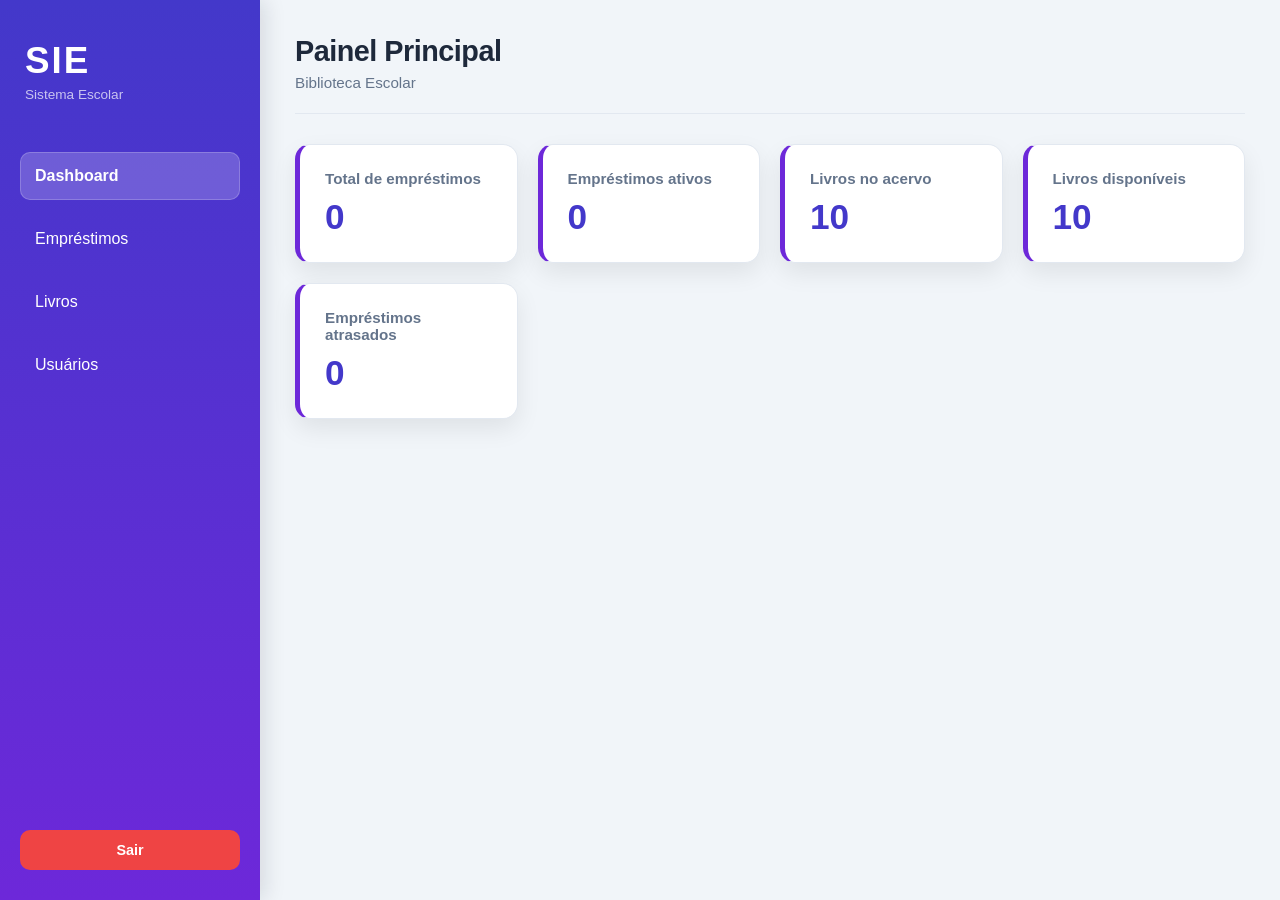
<file: index.html>
<!DOCTYPE html>
<html lang="pt-BR">
<head>
  <meta charset="UTF-8">
  <meta name="viewport" content="width=device-width, initial-scale=1.0">
  <title>SIE - Sistema Integrado Escolar</title>
  <link rel="stylesheet" href="styles.css">
</head>
<body>

  <div class="layout">

    <!-- MENU LATERAL -->
    <aside class="sidebar">
      <div>
        <div class="logo">
          <h2>SIE</h2>
          <p>Sistema Escolar</p>
        </div>

        <nav>
          <a href="#" data-section="dashboard"
             onclick="mostrarSecao('dashboard'); return false;">
            <span>Dashboard</span>
          </a>

          <a href="#" data-section="emprestimos"
             onclick="mostrarSecao('emprestimos'); return false;">
            <span>Empréstimos</span>
          </a>

          <a href="#" data-section="livros"
             onclick="mostrarSecao('livros'); return false;">
            <span>Livros</span>
          </a>

          <a href="#" data-section="usuarios"
             onclick="mostrarSecao('usuarios'); return false;">
            <span>Usuários</span>
          </a>
        </nav>
      </div>

      <button class="logout" onclick="logout()">Sair</button>
    </aside>

    <!-- CONTEÚDO PRINCIPAL -->
    <main class="content">

      <header class="top-content">
        <h1>Painel Principal</h1>
        <p id="usuarioLogado">Biblioteca Escolar</p>
      </header>

      <!-- DASHBOARD -->
      <section class="cards-container secao" id="dashboard">

        <div class="dashboard-card">
          <h3>Total de empréstimos</h3>
          <p id="totalEmprestimos">0</p>
        </div>

        <div class="dashboard-card">
          <h3>Empréstimos ativos</h3>
          <p id="emprestimosAtivos">0</p>
        </div>

        <div class="dashboard-card">
          <h3>Livros no acervo</h3>
          <p id="totalLivros">0</p>
        </div>

        <div class="dashboard-card">
          <h3>Livros disponíveis</h3>
          <p id="livrosDisponiveis">0</p>
        </div>

        <div class="dashboard-card">
          <h3>Empréstimos atrasados</h3>
          <p id="totalAtrasados">0</p>
        </div>

      </section>

      <!-- EMPRÉSTIMOS -->
      <section class="secao" id="emprestimos">

        <div class="form-container">
          <h2>Registrar empréstimo</h2>

          <label for="usuarioEmprestimo">Selecionar usuário cadastrado</label>
          <select id="usuarioEmprestimo">
            <option value="">Ou preencha os dados manualmente</option>
          </select>

          <label for="nome">Nome do aluno</label>
          <input id="nome" type="text" placeholder="Nome do aluno">

          <label for="telefone">Telefone</label>
          <input id="telefone" type="tel" placeholder="Telefone">

          <label for="livro">Livro disponível</label>
          <select id="livro">
            <option value="">Selecione um livro</option>
          </select>

          <label for="retirada">Data de retirada</label>
          <input id="retirada" type="date">

          <label for="devolucao">Data prevista para devolução</label>
          <input id="devolucao" type="date">

          <button type="button" onclick="salvarDados()">
            Registrar empréstimo
          </button>
        </div>

        <div class="table-container">
          <div class="table-top">
            <h2>Registros de empréstimos</h2>
            <input id="pesquisa" type="search"
                   placeholder="Pesquisar aluno ou livro..."
                   oninput="pesquisarRegistro()">
          </div>

          <div class="table-wrapper">
            <table>
              <thead>
                <tr>
                  <th>Aluno</th>
                  <th>Telefone</th>
                  <th>Livro</th>
                  <th>Retirada</th>
                  <th>Devolução</th>
                  <th>Status</th>
                  <th>Ações</th>
                </tr>
              </thead>
              <tbody id="lista"></tbody>
            </table>
          </div>
        </div>

      </section>

      <!-- LIVROS E GOOGLE BOOKS -->
      <section class="secao" id="livros">

        <div class="form-container book-search-panel">
          <div class="livros-titulo">
            <h2>Pesquisar livros</h2>
            <p>Encontre livros pelo título, autor ou ISBN.</p>
          </div>

          <form id="formBuscaLivros">
            <input
              id="buscaLivro"
              type="search"
              placeholder="Ex.: Dom Casmurro ou Machado de Assis"
              required
            >

            <button type="submit" id="btnBuscar">
              Buscar livros
            </button>
          </form>

          <p id="mensagemBusca" role="status" aria-live="polite"></p>

          <div id="resultadosLivros" class="livros-grid"></div>

          <div class="load-more-container">
            <button type="button" id="btnCarregarMais" hidden>
              Carregar mais livros
            </button>
          </div>
        </div>

        <!-- ACERVO -->
        <div class="table-container">
          <div class="acervo-header">
            <div>
              <h2>Meu acervo</h2>
              <p>Gerencie os livros cadastrados na biblioteca.</p>
            </div>

            <div class="acervo-filtros">
              <input
                type="search"
                id="pesquisarAcervo"
                placeholder="Pesquisar no acervo..."
              >

              <select id="filtroDisponibilidade">
                <option value="todos">Todos os livros</option>
                <option value="disponivel">Disponíveis</option>
                <option value="emprestado">Emprestados</option>
              </select>
            </div>
          </div>

          <div id="acervoLivros" class="livros-grid"></div>
        </div>

        <!-- CADASTRO MANUAL -->
        <div class="form-container">
          <h2>Cadastrar livro manualmente</h2>

          <label for="nomeLivro">Título</label>
          <input id="nomeLivro" type="text" placeholder="Nome do livro">

          <label for="autorLivro">Autor</label>
          <input id="autorLivro" type="text" placeholder="Autor">

          <label for="categoriaLivro">Categoria</label>
          <input id="categoriaLivro" type="text" placeholder="Categoria">

          <button type="button" onclick="cadastrarLivro()">
            Cadastrar livro
          </button>
        </div>

      </section>

      <!-- GERENCIAMENTO DE USUÁRIOS -->
      <section class="secao" id="usuarios">

        <div class="form-container">
          <h2 id="tituloFormularioUsuario">Cadastrar usuário</h2>

          <form id="formUsuario">

            <label for="nomeUsuario">Nome completo</label>
            <input
              type="text"
              id="nomeUsuario"
              placeholder="Nome completo"
              required
            >

            <label for="telefoneUsuario">Telefone</label>
            <input
              type="tel"
              id="telefoneUsuario"
              placeholder="Telefone"
              required
            >

            <label for="tipoUsuario">Tipo de usuário</label>
            <select id="tipoUsuario" required>
              <option value="">Selecione o tipo</option>
              <option value="Aluno">Aluno</option>
              <option value="Professor">Professor</option>
              <option value="Funcionário">Funcionário</option>
            </select>

            <label for="turmaUsuario">Turma ou setor</label>
            <input
              type="text"
              id="turmaUsuario"
              placeholder="Ex.: 3º ano ou Secretaria"
            >

            <button type="submit" id="btnSalvarUsuario">
              Cadastrar usuário
            </button>

            <button
              type="button"
              id="btnCancelarEdicao"
              onclick="cancelarEdicaoUsuario()"
              hidden
            >
              Cancelar edição
            </button>

          </form>
        </div>

        <!-- LISTA DE USUÁRIOS -->
        <div class="table-container">

          <div class="table-top">
            <h2>Usuários cadastrados</h2>

            <input
              type="search"
              id="pesquisaUsuarios"
              placeholder="Pesquisar usuário..."
            >
          </div>

          <div class="table-wrapper">
            <table>
              <thead>
                <tr>
                  <th>Nome</th>
                  <th>Telefone</th>
                  <th>Tipo</th>
                  <th>Turma/Setor</th>
                  <th>Ações</th>
                </tr>
              </thead>

              <tbody id="listaUsuarios"></tbody>
            </table>
          </div>

        </div>

      </section>

    </main>
  </div>

  <!-- JAVASCRIPT -->
  <script src="script.js"></script>

</body>
</html>
</file>
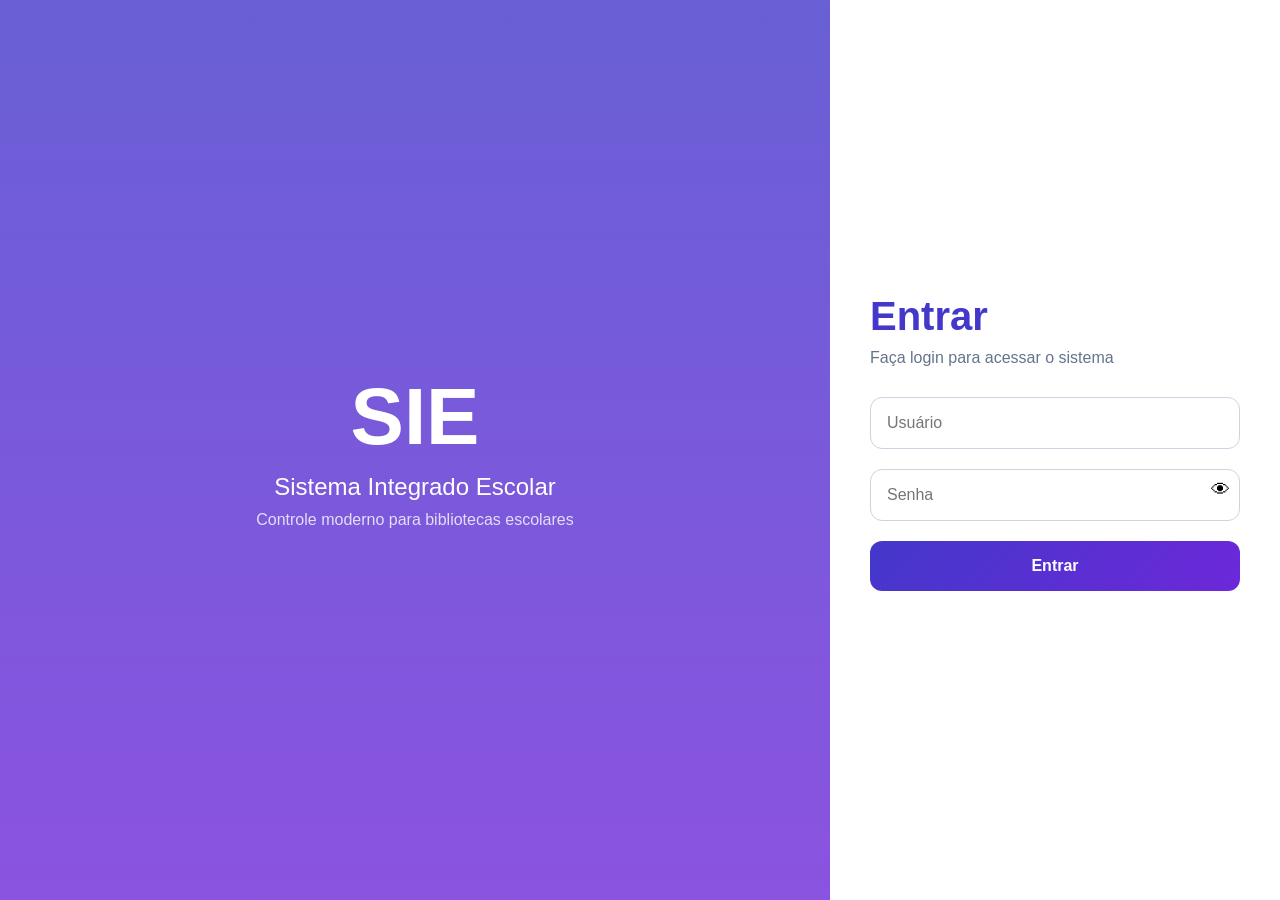
<file: login.html>
<!DOCTYPE html>
<html lang="pt-BR">
<head>
  <meta charset="UTF-8">
  <meta name="viewport" content="width=device-width, initial-scale=1.0">

  <title>Login - SIE</title>

  <link rel="stylesheet" href="login.css">
</head>

<body>

<div class="login-container">

  <!-- LADO ESQUERDO -->
  <div class="login-left">

    <div class="overlay"></div>

    <div class="content">

      <h1>SIE</h1>

      <p>
        Sistema Integrado Escolar
      </p>

      <span>
        Controle moderno para bibliotecas escolares
      </span>

    </div>

  </div>

  <!-- LADO DIREITO -->
  <div class="login-right">

    <form class="login-box">

      <h2>Entrar</h2>

      <p class="subtitle">
        Faça login para acessar o sistema
      </p>

      <input
        type="text"
        id="usuario"
        placeholder="Usuário"
      >

      <div class="senha-box">

        <input
          type="password"
          id="senha"
          placeholder="Senha"
        >

        <button
          type="button"
          class="mostrar"
          onclick="mostrarSenha()"
        >
          👁
        </button>

      </div>

      <button
        type="button"
        class="login-btn"
        onclick="login()"
      >
        Entrar
      </button>

      <p id="erroLogin"></p>

    </form>

  </div>

</div>

<script src="login.js"></script>

</body>
</html>
</file>
<file: styles.css>
/* RESET */

* {
  margin: 0;
  padding: 0;
  box-sizing: border-box;
}

/* BODY */

body {
  font-family: 'Segoe UI', sans-serif;
  background: #f1f5f9;
}

/* LAYOUT */

.layout {
  display: flex;
}

/* SIDEBAR */

.sidebar {
  width: 260px;
  height: 100vh;

  background: linear-gradient(180deg, #4338ca, #6d28d9);

  color: white;

  padding: 30px 20px;

  display: flex;
  flex-direction: column;

  justify-content: space-between;

  position: fixed;
}

.logo h2 {
  font-size: 2rem;
}

.logo p {
  opacity: 0.7;
  margin-top: 5px;
}

/* MENU */

nav {
  display: flex;
  flex-direction: column;
  gap: 15px;
  margin-top: 40px;
}

nav a {
  color: white;
  text-decoration: none;

  padding: 14px;

  border-radius: 10px;

  transition: 0.3s;
}

nav a:hover {
  background: rgba(255,255,255,0.15);
}

/* BOTÃO */

.logout {
  background: #ef4444;

  border: none;

  padding: 12px;

  border-radius: 10px;

  color: white;

  cursor: pointer;

  transition: 0.3s;
}

.logout:hover {
  background: #dc2626;
}

/* CONTENT */

.content {
  margin-left: 260px;

  width: calc(100% - 260px);

  padding: 30px;
}

/* TOPO */

.top-content {
  margin-bottom: 30px;
}

.top-content h1 {
  font-size: 2rem;
  color: #1e293b;
}

.top-content p {
  color: #64748b;
}

/* CARDS */

.cards-container {
  display: grid;

  grid-template-columns: repeat(auto-fit, minmax(220px, 1fr));

  gap: 20px;

  margin-bottom: 30px;
}

.dashboard-card {
  background: white;

  padding: 25px;

  border-radius: 15px;

  box-shadow: 0 10px 25px rgba(0,0,0,0.08);

  border-left: 5px solid #6d28d9;
}

.dashboard-card h3 {
  color: #64748b;
  margin-bottom: 10px;
}

.dashboard-card p {
  font-size: 2rem;
  font-weight: bold;
  color: #4338ca;
}

/* FORM */

.form-container,
.table-container {
  background: white;

  padding: 30px;

  border-radius: 15px;

  margin-bottom: 30px;

  box-shadow: 0 10px 25px rgba(0,0,0,0.08);
}

.form-container h2,
.table-container h2 {
  margin-bottom: 20px;
  color: #4338ca;
}

/* INPUTS */

input {
  width: 100%;

  padding: 14px;

  margin-bottom: 15px;

  border-radius: 10px;

  border: 1px solid #cbd5e1;

  transition: 0.3s;
}

input:focus {
  outline: none;

  border-color: #6d28d9;

  box-shadow: 0 0 10px rgba(109,40,217,0.2);
}

/* LABEL */

label {
  display: block;

  margin-bottom: 8px;

  color: #475569;
}

/* BOTÕES */

button {
  background: linear-gradient(135deg, #4338ca, #6d28d9);

  color: white;

  border: none;

  padding: 14px 18px;

  border-radius: 10px;

  cursor: pointer;

  transition: 0.3s;
}

button:hover {
  transform: translateY(-3px);
}

/* REGISTROS */

.registros {
  display: flex;
  flex-direction: column;
  gap: 15px;
}

.registro-card {
  background: #f8fafc;

  padding: 20px;

  border-radius: 12px;

  border: 1px solid #e2e8f0;

  display: flex;

  justify-content: space-between;

  align-items: center;
}

.registro-card strong {
  color: #1e293b;
}

.registro-card p {
  color: #64748b;
}

/* RESPONSIVO */

@media(max-width: 900px) {

  .sidebar {
    width: 100%;
    height: auto;
    position: relative;
  }

  .content {
    margin-left: 0;
    width: 100%;
  }

  .layout {
    flex-direction: column;
  }

}
/* TOPO DA TABELA */

.table-top {
  display: flex;

  justify-content: space-between;

  align-items: center;

  margin-bottom: 20px;

  gap: 20px;
}

.table-top input {
  max-width: 300px;
}

/* RESPONSIVO */

@media(max-width: 700px) {

  .table-top {
    flex-direction: column;
    align-items: flex-start;
  }

  .table-top input {
    max-width: 100%;
  }

}
/* TABELA */

.table-wrapper {
  width: 100%;
  overflow-x: auto;
}

table {
  width: 100%;
  border-collapse: collapse;
}

thead {
  background: linear-gradient(135deg, #4338ca, #6d28d9);
  color: white;
}

th,
td {
  padding: 16px;
  text-align: left;
}

tbody tr {
  border-bottom: 1px solid #e2e8f0;
  transition: 0.3s;
}

tbody tr:hover {
  background: #f8fafc;
}

td {
  color: #475569;
}

/* BOTÃO EXCLUIR */

.delete-btn {
  background: #ef4444;
  padding: 10px 14px;
  border-radius: 8px;
}

.delete-btn:hover {
  background: #dc2626;
}

/* STATUS */

.status {
  padding: 8px 12px;
  border-radius: 20px;
  font-size: 0.9rem;
  font-weight: bold;
}

.disponivel {
  background: #dcfce7;
  color: #166534;
}

.atrasado {
  background: #fee2e2;
  color: #991b1b;
}
/* SELECT */

select {
  width: 100%;

  padding: 14px;

  margin-bottom: 15px;

  border-radius: 10px;

  border: 1px solid #cbd5e1;

  background: white;

  transition: 0.3s;
}

select:focus {
  outline: none;

  border-color: #6d28d9;

  box-shadow: 0 0 10px rgba(109,40,217,0.2);
}

/* SEÇÕES */
.secao {
  display: none;
}

/* BUSCA E RESULTADOS */
#formBuscaLivros {
  display: flex;
  gap: 12px;
  margin-top: 20px;
}

#formBuscaLivros input {
  flex: 1;
  min-width: 0;
}

#mensagemBusca {
  margin: 10px 0;
  color: #64748b;
}

.livros-grid {
  display: grid;
  grid-template-columns: repeat(auto-fill, minmax(210px, 1fr));
  gap: 18px;
  margin-top: 20px;
}

.livro-card {
  background: #fff;
  border: 1px solid #e2e8f0;
  border-radius: 12px;
  padding: 16px;
  min-width: 0;
  overflow-wrap: anywhere;
}

.livro-card img {
  display: block;
  width: auto;
  max-width: 100%;
  height: 175px;
  object-fit: contain;
  margin: 0 auto 15px;
}

.livro-card h3 {
  color: #4338ca;
  font-size: 1rem;
  margin-bottom: 8px;
}

.livro-card p {
  color: #64748b;
  font-size: 0.9rem;
  margin-bottom: 8px;
}

.livro-card button {
  width: 100%;
  margin-top: 10px;
}

.livro-card button:disabled {
  background: #94a3b8;
  cursor: not-allowed;
  transform: none;
}

.status-disponivel {
  color: #166534 !important;
  background: #dcfce7;
  padding: 5px 8px;
  border-radius: 6px;
  display: inline-block;
}

.status-emprestado {
  color: #991b1b !important;
  background: #fee2e2;
  padding: 5px 8px;
  border-radius: 6px;
  display: inline-block;
}

.return-btn {
  background: #15803d;
  padding: 8px 10px;
  margin: 3px;
}

.delete-btn {
  background: #dc2626;
  padding: 8px 10px;
  margin: 3px;
}

td {
  vertical-align: middle;
}

@media (max-width: 700px) {
  #formBuscaLivros {
    flex-direction: column;
  }

  .content {
    padding: 16px;
  }

  .sidebar {
    padding: 20px;
  }

  nav {
    gap: 5px;
    margin-top: 20px;
  }

  .form-container,
  .table-container {
    padding: 18px;
  }
}

/* MELHORIAS DA ABA LIVROS */

.book-search-panel {
  border-top: 4px solid #6d28d9;
}

.livros-titulo h2 {
  margin-bottom: 8px;
}

.livros-titulo p,
.acervo-header p {
  color: #64748b;
  margin-bottom: 10px;
}

#formBuscaLivros {
  display: flex;
  gap: 12px;
  margin-top: 22px;
}

#formBuscaLivros input {
  flex: 1;
  min-width: 0;
}

.acervo-header {
  display: flex;
  justify-content: space-between;
  align-items: center;
  gap: 20px;
  flex-wrap: wrap;
  margin-bottom: 15px;
}

.acervo-header h2 {
  margin-bottom: 8px;
}

.acervo-filtros {
  display: flex;
  gap: 10px;
  flex-wrap: wrap;
  min-width: 250px;
}

.acervo-filtros input,
.acervo-filtros select {
  flex: 1;
  min-width: 150px;
  margin-bottom: 10px;
  padding: 12px;
  border: 1px solid #cbd5e1;
  border-radius: 10px;
  background: white;
}

.livros-grid {
  grid-template-columns:
    repeat(auto-fill, minmax(210px, 1fr));
  gap: 20px;
}

.livro-card {
  display: flex;
  flex-direction: column;
  transition: transform 0.2s, box-shadow 0.2s;
}

.livro-card:hover {
  transform: translateY(-4px);
  box-shadow: 0 10px 22px rgba(0, 0, 0, 0.08);
}

.livro-card img {
  height: 190px;
  width: 100%;
  object-fit: contain;
}

.livro-card h3 {
  line-height: 1.4;
}

.livro-card p {
  line-height: 1.5;
}

.load-more-container {
  display: flex;
  justify-content: center;
  margin-top: 25px;
}

#btnCarregarMais {
  min-width: 190px;
}

#btnCarregarMais[hidden] {
  display: none;
}

#mensagemBusca {
  min-height: 20px;
}

@media (max-width: 700px) {
  #formBuscaLivros {
    flex-direction: column;
  }

  .acervo-header {
    align-items: stretch;
  }

  .acervo-filtros {
    flex-direction: column;
    min-width: 100%;
  }

  .acervo-filtros input,
  .acervo-filtros select {
    width: 100%;
  }
}

.capa-indisponivel {
  height: 190px;
  display: flex;
  justify-content: center;
  align-items: center;
  background: #f1f5f9;
  color: #64748b;
  border-radius: 8px;
  margin-bottom: 15px;
  font-size: 0.9rem;
  text-align: center;
}

/* =================================
   NOVO VISUAL DO SISTEMA SIE
================================= */

/* MENU LATERAL */

.sidebar {
  z-index: 100;
  top: 0;
  left: 0;
  box-shadow: 5px 0 20px rgba(15, 23, 42, 0.12);
}

.logo {
  padding: 10px 5px;
}

.logo h2 {
  font-size: 2.3rem;
  letter-spacing: 2px;
}

.logo p {
  font-size: 0.85rem;
}

/* LINKS DO MENU */

nav a {
  display: flex;
  align-items: center;
  gap: 12px;
  font-weight: 500;
  border: 1px solid transparent;
  transition: background 0.2s, border-color 0.2s;
}

nav a:hover {
  background: rgba(255, 255, 255, 0.13);
  transform: translateX(3px);
}

nav a.ativo {
  background: rgba(255, 255, 255, 0.2);
  border-color: rgba(255, 255, 255, 0.2);
  font-weight: 700;
}

/* BOTÃO SAIR */

.logout {
  font-weight: 600;
}

.logout:hover {
  transform: translateY(-2px);
}

/* CONTEÚDO PRINCIPAL */

.content {
  min-height: 100vh;
  padding: 35px;
}

.top-content {
  padding-bottom: 22px;
  border-bottom: 1px solid #e2e8f0;
  margin-bottom: 30px;
}

.top-content h1 {
  font-size: 1.8rem;
  font-weight: 700;
  letter-spacing: -0.5px;
}

.top-content p {
  margin-top: 6px;
  font-size: 0.95rem;
}

/* CARDS DO DASHBOARD */

.dashboard-card {
  position: relative;
  border: 1px solid #e2e8f0;
  border-left: 5px solid #6d28d9;
  transition: transform 0.2s, box-shadow 0.2s;
}

.dashboard-card:hover {
  transform: translateY(-5px);
  box-shadow: 0 14px 28px rgba(0, 0, 0, 0.1);
}

.dashboard-card h3 {
  font-size: 0.95rem;
  font-weight: 600;
}

.dashboard-card p {
  font-size: 2.2rem;
}

/* FORMULÁRIOS E TABELAS */

.form-container,
.table-container {
  border: 1px solid #e2e8f0;
  box-shadow: 0 5px 20px rgba(15, 23, 42, 0.05);
}

.form-container h2,
.table-container h2 {
  font-size: 1.3rem;
  font-weight: 700;
}

input,
select {
  font-family: inherit;
  font-size: 0.95rem;
}

input:focus,
select:focus {
  border-color: #6d28d9;
  box-shadow: 0 0 0 3px rgba(109, 40, 217, 0.12);
}

/* BOTÕES */

button {
  font-family: inherit;
  font-weight: 600;
  font-size: 0.9rem;
}

button:hover {
  filter: brightness(1.05);
}

button:disabled {
  opacity: 0.65;
  cursor: not-allowed;
}

/* TABELA */

table {
  min-width: 750px;
}

th {
  font-size: 0.85rem;
  font-weight: 600;
  white-space: nowrap;
}

td {
  font-size: 0.9rem;
}

tbody tr:last-child {
  border-bottom: none;
}

/* CARDS DOS LIVROS */

.livro-card {
  border: 1px solid #e2e8f0;
  border-radius: 14px;
  background: white;
  padding: 18px;
}

.livro-card:hover {
  border-color: #c4b5fd;
}

.livro-card h3 {
  font-size: 1rem;
  color: #312e81;
}

.livro-card button {
  margin-top: auto;
}

/* ACESSIBILIDADE */

button:focus-visible,
a:focus-visible,
input:focus-visible,
select:focus-visible {
  outline: 3px solid rgba(124, 58, 237, 0.35);
  outline-offset: 2px;
}

/* RESPONSIVIDADE */

@media (max-width: 900px) {
  .layout {
    flex-direction: column;
  }

  .sidebar {
    position: relative;
    width: 100%;
    height: auto;
    padding: 18px 22px;
  }

  .sidebar > div {
    width: 100%;
  }

  .logo {
    padding: 0;
  }

  .logo h2 {
    font-size: 1.8rem;
  }

  nav {
    flex-direction: row;
    flex-wrap: wrap;
    gap: 8px;
    margin-top: 18px;
  }

  nav a {
    padding: 10px 13px;
  }

  .logout {
    margin-top: 15px;
    width: 100%;
  }

  .content {
    margin-left: 0;
    width: 100%;
    padding: 25px;
  }
}

@media (max-width: 600px) {
  .sidebar {
    padding: 16px;
  }

  nav {
    display: grid;
    grid-template-columns: repeat(2, 1fr);
  }

  nav a {
    justify-content: center;
    text-align: center;
    font-size: 0.85rem;
  }

  .content {
    padding: 18px 14px;
  }

  .top-content h1 {
    font-size: 1.45rem;
  }

  .cards-container {
    grid-template-columns: 1fr;
    gap: 14px;
  }

  .dashboard-card {
    padding: 20px;
  }

  .form-container,
  .table-container {
    padding: 18px;
  }

  .livros-grid {
    grid-template-columns: repeat(auto-fill, minmax(145px, 1fr));
    gap: 12px;
  }

  .livro-card {
    padding: 12px;
  }

  .livro-card img {
    height: 150px;
  }

  .livro-card button {
    padding: 11px 8px;
    font-size: 0.8rem;
  }
}


/* =================================
   GERENCIAMENTO DE USUÁRIOS
================================= */

#formUsuario {
  display: flex;
  flex-direction: column;
}

#formUsuario input,
#formUsuario select {
  width: 100%;
}

#btnCancelarEdicao {
  margin-top: 10px;
  background: #64748b;
}

#btnCancelarEdicao[hidden] {
  display: none;
}

#listaUsuarios td {
  vertical-align: middle;
}

#listaUsuarios .return-btn,
#listaUsuarios .delete-btn {
  margin: 3px;
}

#usuarios .table-top {
  flex-wrap: wrap;
}

@media (max-width: 600px) {
  #usuarios .table-container,
  #usuarios .form-container {
    padding: 16px;
  }

  #usuarios .table-top {
    align-items: stretch;
  }

  #usuarios .table-top input {
    max-width: 100%;
  }
}
</file>
<file: login.css>
/* RESET */

* {
    margin: 0;
    padding: 0;
    box-sizing: border-box;
  }
  
  /* BODY */
  
  body {
    font-family: 'Segoe UI', sans-serif;
    height: 100vh;
    overflow: hidden;
  }
  
  /* CONTAINER */
  
  .login-container {
    display: flex;
    height: 100vh;
  }
  
  /* ESQUERDA */
  
  .login-left {
    flex: 1;
  
    background:
      linear-gradient(
        rgba(67,56,202,0.8),
        rgba(109,40,217,0.8)
      ),
  
      url('https://images.unsplash.com/photo-1524995997946-a1c2e315a42f?q=80&w=1400');
  
    background-size: cover;
    background-position: center;
  
    position: relative;
  
    display: flex;
    justify-content: center;
    align-items: center;
  
    color: white;
  }
  
  .content {
    z-index: 2;
    text-align: center;
    padding: 30px;
  }
  
  .content h1 {
    font-size: 5rem;
    margin-bottom: 10px;
  }
  
  .content p {
    font-size: 1.5rem;
    margin-bottom: 10px;
  }
  
  .content span {
    opacity: 0.8;
  }
  
  /* DIREITA */
  
  .login-right {
    width: 450px;
  
    background: white;
  
    display: flex;
    justify-content: center;
    align-items: center;
  
    padding: 40px;
  }
  
  /* BOX LOGIN */
  
  .login-box {
    width: 100%;
  }
  
  .login-box h2 {
    font-size: 2.5rem;
    color: #4338ca;
    margin-bottom: 10px;
  }
  
  .subtitle {
    color: #64748b;
    margin-bottom: 30px;
  }
  
  /* INPUTS */
  
  input {
    width: 100%;
  
    padding: 16px;
  
    border: 1px solid #cbd5e1;
  
    border-radius: 12px;
  
    margin-bottom: 20px;
  
    font-size: 1rem;
  
    transition: 0.3s;
  }
  
  input:focus {
    outline: none;
  
    border-color: #6d28d9;
  
    box-shadow: 0 0 10px rgba(109,40,217,0.2);
  }
  
  /* SENHA */
  
  .senha-box {
    position: relative;
  }
  
  .mostrar {
    position: absolute;
  
    right: 10px;
    top: 10px;
  
    background: transparent;
  
    border: none;
  
    cursor: pointer;
  
    font-size: 1.2rem;
  }
  
  /* BOTÃO LOGIN */
  
  .login-btn {
    width: 100%;
  
    padding: 16px;
  
    border: none;
  
    border-radius: 12px;
  
    background: linear-gradient(
      135deg,
      #4338ca,
      #6d28d9
    );
  
    color: white;
  
    font-size: 1rem;
    font-weight: bold;
  
    cursor: pointer;
  
    transition: 0.3s;
  }
  
  .login-btn:hover {
    transform: translateY(-3px);
  
    box-shadow: 0 10px 20px rgba(67,56,202,0.25);
  }
  
  /* ERRO */
  
  #erroLogin {
    margin-top: 15px;
    color: red;
    text-align: center;
  }
  
  /* RESPONSIVO */
  
  @media(max-width: 900px) {
  
    .login-left {
      display: none;
    }
  
    .login-right {
      width: 100%;
    }
  
  }
</file>
